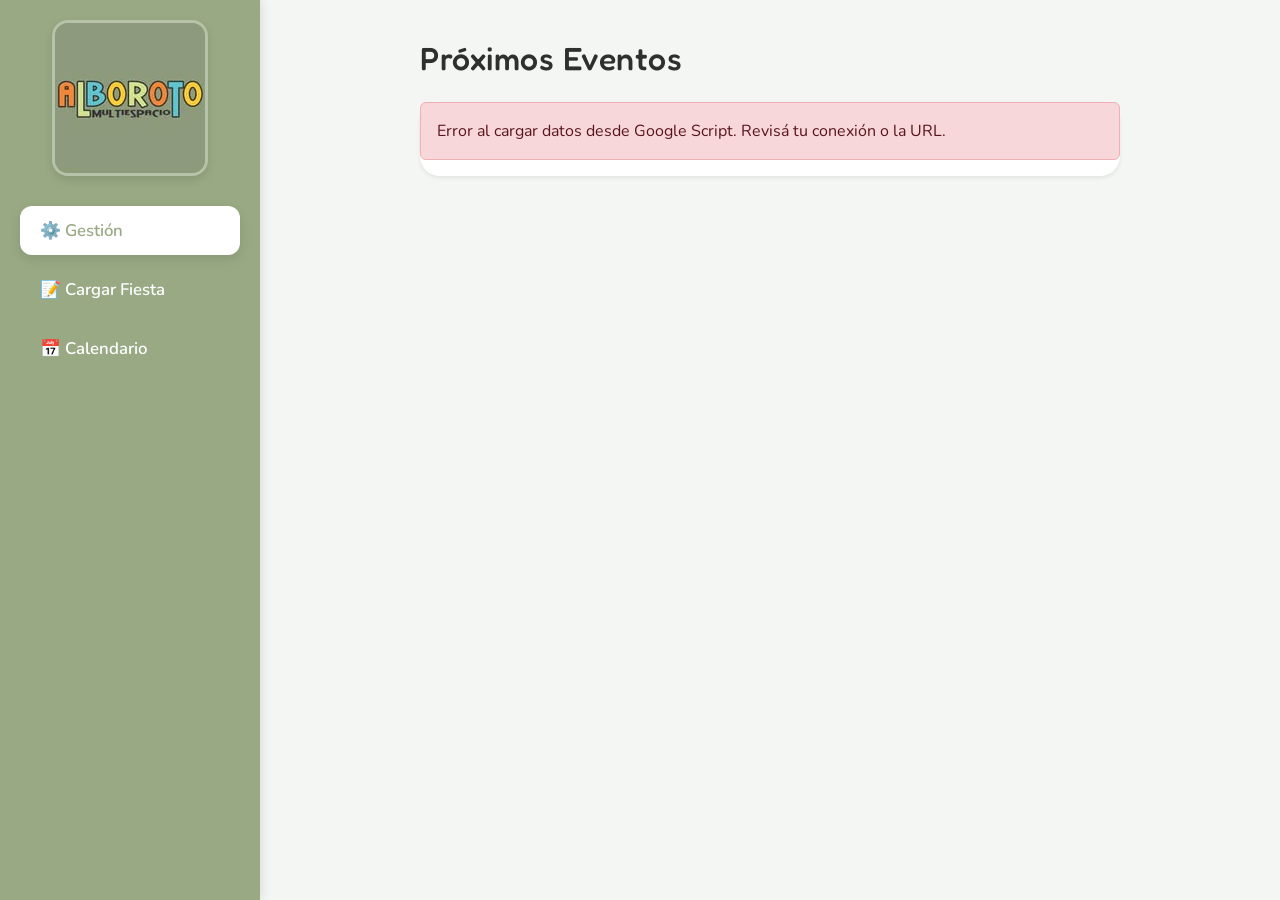
<file: index.html>
<!DOCTYPE html>
<html lang="es">

<head>
  <meta charset="UTF-8">
  <meta name="viewport" content="width=device-width, initial-scale=1.0">
  <title>Gestión - Alboroto</title>
  <link href="https://cdn.jsdelivr.net/npm/bootstrap@5.3.0/dist/css/bootstrap.min.css" rel="stylesheet">
  <link rel="stylesheet" href="assets/css/style.css">
</head>

<body>

  <!-- CONTENEDOR PRINCIPAL DASHBOARD -->
  <div class="dashboard-wrapper">

    <!-- SIDEBAR (Menú Lateral) -->
    <nav class="sidebar">
      <div class="text-center">
        <!-- Logo desde la carpeta principal -->
        <img src="assets/img/logo.jpg" alt="Logo Alboroto Multiespacio" class="sidebar-logo">
      </div>

      <ul class="nav flex-column nav-pills">
        <li class="nav-item">
          <a class="nav-link active" href="index.html">⚙️ Gestión</a>
        </li>
        <li class="nav-item">
          <a class="nav-link" href="pages/carga.html">📝 Cargar Fiesta</a>
        </li>
        <li class="nav-item">
          <a class="nav-link" href="pages/calendario.html">📅 Calendario</a>
        </li>
      </ul>
    </nav>

    <!-- CONTENIDO PRINCIPAL -->
    <main class="main-content">
      <div class="max-w-md">
        <h2 class="mb-4">Próximos Eventos</h2>

        <div class="card shadow-sm">
          <div class="card-body p-0">
            <div class="list-group list-group-flush" style="border-radius: 20px;">

              <!-- FIESTA 1 -->
              <div class="list-group-item d-flex justify-content-between align-items-center flex-wrap gap-2 p-4">
                <div>
                  <h5 class="mb-1">Francesca y Juana (Cumple)</h5>
                  <span class="text-muted small">📅 15/05/2026 | 🕒 16:30 a 19:30 hs</span>
                </div>
                <div class="d-flex gap-2">
                  <button
                    onclick="abrirModalEdicion('Francesca y Juana', '2026-05-15', '16:30', '19:30', 'Esquiú', 6, 'K-pop', '5492231234567', 4, 28, 'Ivi', '', '', 0)"
                    class="btn btn-outline-primary btn-sm">
                    ✏️ Editar
                  </button>
                  <button onclick="mandarWhatsApp('5492231234567', 'Francesca y Juana', '15/05/2026', '16:30 a 19:30')"
                    class="btn btn-success btn-sm text-white">
                    📲 Check-in
                  </button>
                </div>
              </div>

            </div>
          </div>
        </div>
      </div>
    </main>
  </div>

  <!-- ========================================== -->
  <!-- MODAL DE EDICIÓN (Ventana Emergente) -->
  <!-- ========================================== -->
  <div class="modal fade" id="modalEdicion" tabindex="-1" aria-hidden="true">
    <div class="modal-dialog modal-lg">
      <div class="modal-content">
        <div class="modal-header text-white" style="background-color: var(--alboroto-verde-fondo) !important;">
          <h5 class="modal-title mb-0">✏️ Editar Fiesta</h5>
          <button type="button" class="btn-close btn-close-white" data-bs-dismiss="modal" aria-label="Close"></button>
        </div>
        <div class="modal-body">
          <form id="formEditar">
            <div class="row g-2">
              <div class="col-md-12">
                <label class="form-label small mb-0">Nombre y Apellido</label>
                <input type="text" class="form-control form-control-sm" id="editNombre" required>
              </div>
              <div class="col-md-4">
                <label class="form-label small mb-0">Fecha</label>
                <input type="date" class="form-control form-control-sm" id="editFecha" required>
              </div>
              <div class="col-md-4">
                <label class="form-label small mb-0">Desde</label>
                <input type="time" class="form-control form-control-sm" id="editDesde" required>
              </div>
              <div class="col-md-4">
                <label class="form-label small mb-0">Hasta</label>
                <input type="time" class="form-control form-control-sm" id="editHasta" required>
              </div>
              <div class="col-md-6">
                <label class="form-label small mb-0">Colegio</label>
                <input type="text" class="form-control form-control-sm" id="editColegio">
              </div>
              <div class="col-md-2">
                <label class="form-label small mb-0">Edad</label>
                <input type="number" class="form-control form-control-sm" id="editEdad">
              </div>
              <div class="col-md-4">
                <label class="form-label small mb-0">Temática</label>
                <input type="text" class="form-control form-control-sm" id="editTematica">
              </div>
              <div class="col-md-6">
                <label class="form-label small mb-0">Adultos</label>
                <input type="number" class="form-control form-control-sm" id="editAdultos">
              </div>
              <div class="col-md-6">
                <label class="form-label small mb-0">Niños</label>
                <input type="number" class="form-control form-control-sm" id="editNinos">
              </div>
              <div class="col-md-6">
                <label class="form-label small mb-0">Profe</label>
                <input type="text" class="form-control form-control-sm" id="editProfe">
              </div>
              <div class="col-md-6">
                <label class="form-label small mb-0">Ayudante</label>
                <input type="text" class="form-control form-control-sm" id="editAyudante">
              </div>
              <div class="col-md-12">
                <label class="form-label small mb-0">Teléfono (WhatsApp)</label>
                <input type="tel" class="form-control form-control-sm" id="editTelefono">
              </div>
              <div class="col-md-12">
                <label class="form-label small mb-0">Indicaciones</label>
                <textarea class="form-control form-control-sm" id="editIndicaciones" rows="2"></textarea>
              </div>
              <div class="col-md-6 offset-md-6 mt-3">
                <label class="form-label fw-bold">TOTAL: $</label>
                <input type="number" class="form-control" id="editTotal">
              </div>
            </div>
          </form>
        </div>
        <div class="modal-footer">
          <button type="button" class="btn btn-secondary" data-bs-dismiss="modal">Cancelar</button>
          <button type="button" class="btn btn-primary" onclick="guardarEdicion()">Guardar Cambios</button>
        </div>
      </div>
    </div>
  </div>

  <script src="https://cdn.jsdelivr.net/npm/bootstrap@5.3.0/dist/js/bootstrap.bundle.min.js"></script>
  <script src="assets/js/main.js"></script>
</body>

</html>
</file>
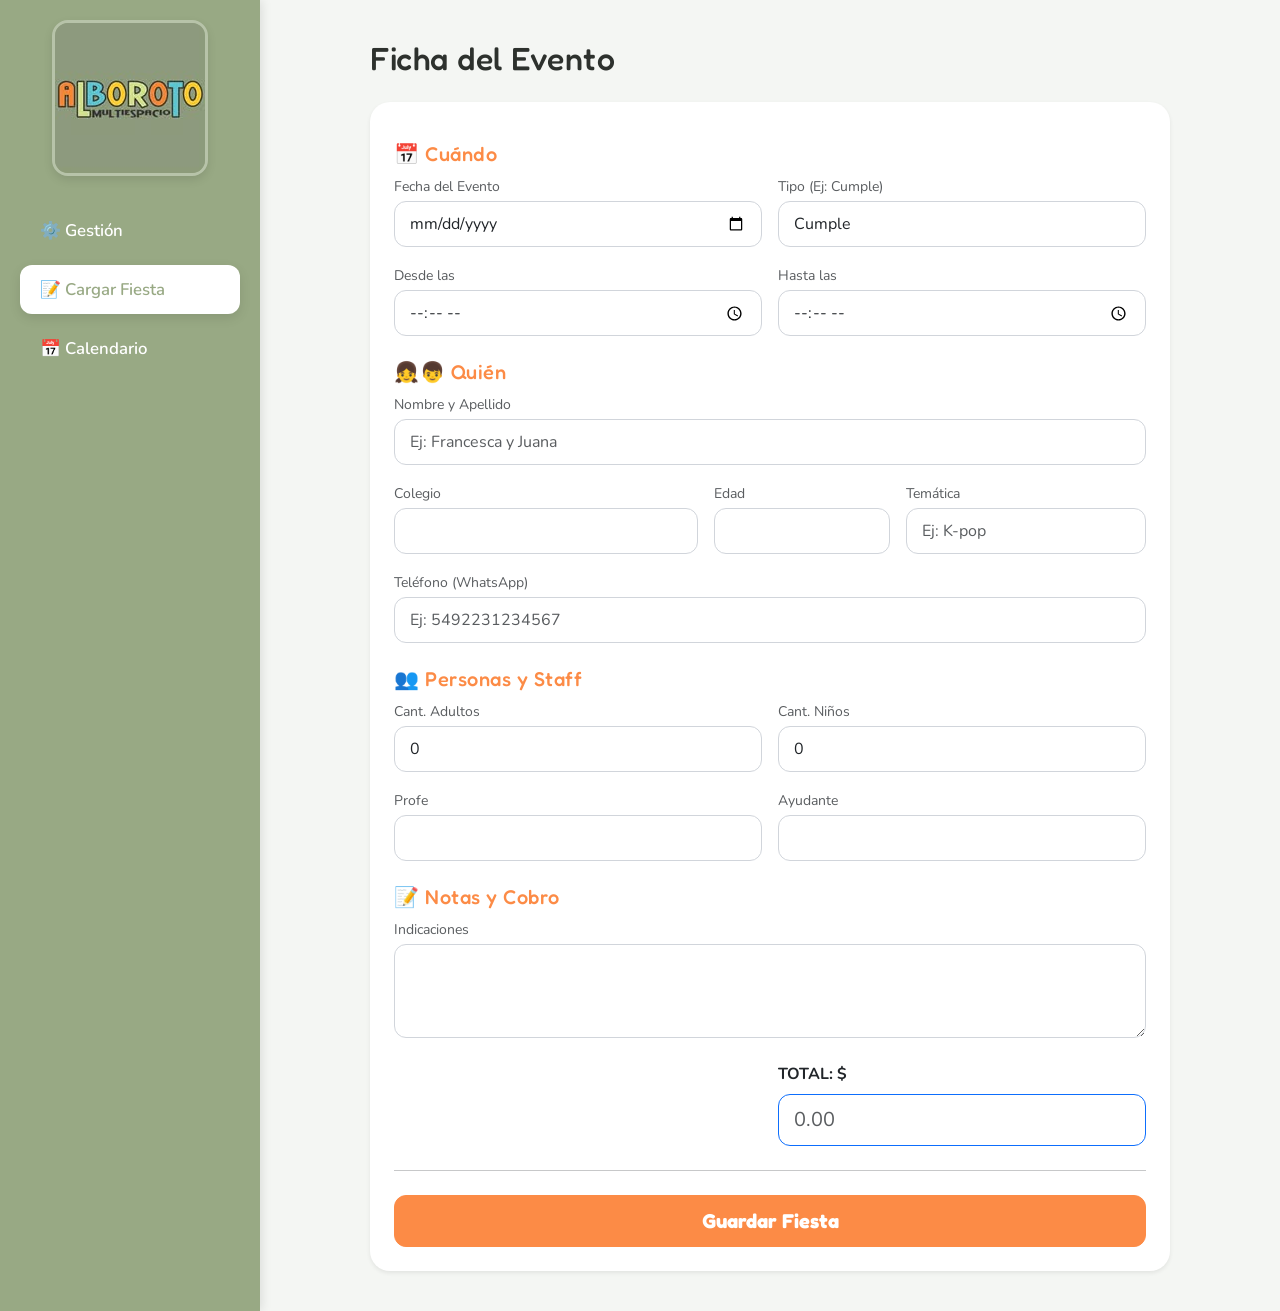
<file: pages/carga.html>
<!DOCTYPE html>
<html lang="es">

<head>
  <meta charset="UTF-8">
  <meta name="viewport" content="width=device-width, initial-scale=1.0">
  <title>Carga - Alboroto</title>
  <link href="https://cdn.jsdelivr.net/npm/bootstrap@5.3.0/dist/css/bootstrap.min.css" rel="stylesheet">
  <!-- Ruta ajustada -->
  <link rel="stylesheet" href="../assets/css/style.css">
</head>

<body>

  <div class="dashboard-wrapper">

    <!-- SIDEBAR -->
    <nav class="sidebar">
      <div class="text-center">
        <!-- Ruta ajustada para el logo -->
        <img src="../assets/img/logo.jpg" alt="Logo Alboroto Multiespacio" class="sidebar-logo">
      </div>

      <ul class="nav flex-column nav-pills">
        <li class="nav-item">
          <!-- Ruta ajustada al index -->
          <a class="nav-link" href="../index.html">⚙️ Gestión</a>
        </li>
        <li class="nav-item">
          <a class="nav-link active" href="carga.html">📝 Cargar Fiesta</a>
        </li>
        <li class="nav-item">
          <a class="nav-link" href="calendario.html">📅 Calendario</a>
        </li>
      </ul>
    </nav>

    <!-- CONTENIDO PRINCIPAL -->
    <main class="main-content">
      <div style="max-width: 800px; margin: auto;">
        <h2 class="mb-4">Ficha del Evento</h2>

        <div class="card shadow-sm">
          <div class="card-body p-4">
            <form id="formFiesta">

              <!-- Fechas y Horarios -->
              <h5 class="text-primary mt-3" style="color: var(--alboroto-naranja) !important;">📅 Cuándo</h5>
              <div class="row g-3">
                <div class="col-md-6">
                  <label class="form-label text-muted small mb-1">Fecha del Evento</label>
                  <input type="date" class="form-control" id="fecha" required>
                </div>
                <div class="col-md-6">
                  <label class="form-label text-muted small mb-1">Tipo (Ej: Cumple)</label>
                  <input type="text" class="form-control" id="tipo" value="Cumple" required>
                </div>
                <div class="col-md-6">
                  <label class="form-label text-muted small mb-1">Desde las</label>
                  <input type="time" class="form-control" id="horaDesde" required>
                </div>
                <div class="col-md-6">
                  <label class="form-label text-muted small mb-1">Hasta las</label>
                  <input type="time" class="form-control" id="horaHasta" required>
                </div>
              </div>

              <!-- Detalles del Homenajeado -->
              <h5 class="text-primary mt-4" style="color: var(--alboroto-naranja) !important;">👧👦 Quién</h5>
              <div class="row g-3">
                <div class="col-md-12">
                  <label class="form-label text-muted small mb-1">Nombre y Apellido</label>
                  <input type="text" class="form-control" id="nombreApellido" placeholder="Ej: Francesca y Juana"
                    required>
                </div>
                <div class="col-md-5">
                  <label class="form-label text-muted small mb-1">Colegio</label>
                  <input type="text" class="form-control" id="colegio">
                </div>
                <div class="col-md-3">
                  <label class="form-label text-muted small mb-1">Edad</label>
                  <input type="number" class="form-control" id="edad">
                </div>
                <div class="col-md-4">
                  <label class="form-label text-muted small mb-1">Temática</label>
                  <input type="text" class="form-control" id="tematica" placeholder="Ej: K-pop">
                </div>
                <div class="col-md-12">
                  <label class="form-label text-muted small mb-1">Teléfono (WhatsApp)</label>
                  <input type="tel" class="form-control" id="telefono" placeholder="Ej: 5492231234567" required>
                </div>
              </div>

              <!-- Invitados y Staff -->
              <h5 class="text-primary mt-4" style="color: var(--alboroto-naranja) !important;">👥 Personas y Staff</h5>
              <div class="row g-3">
                <div class="col-md-6">
                  <label class="form-label text-muted small mb-1">Cant. Adultos</label>
                  <input type="number" class="form-control" id="adultos" value="0">
                </div>
                <div class="col-md-6">
                  <label class="form-label text-muted small mb-1">Cant. Niños</label>
                  <input type="number" class="form-control" id="ninos" value="0">
                </div>
                <div class="col-md-6">
                  <label class="form-label text-muted small mb-1">Profe</label>
                  <input type="text" class="form-control" id="profe">
                </div>
                <div class="col-md-6">
                  <label class="form-label text-muted small mb-1">Ayudante</label>
                  <input type="text" class="form-control" id="ayudante">
                </div>
              </div>

              <!-- Indicaciones y Cobro -->
              <h5 class="text-primary mt-4" style="color: var(--alboroto-naranja) !important;">📝 Notas y Cobro</h5>
              <div class="row g-3">
                <div class="col-md-12">
                  <label class="form-label text-muted small mb-1">Indicaciones</label>
                  <textarea class="form-control" id="indicaciones" rows="3"></textarea>
                </div>
                <div class="col-md-6 offset-md-6 mt-4">
                  <label class="form-label fw-bold">TOTAL: $</label>
                  <input type="number" class="form-control form-control-lg border-primary" id="total"
                    placeholder="0.00">
                </div>
              </div>

              <hr class="my-4">
              <button type="submit" class="btn btn-primary btn-lg w-100 fw-bold">Guardar Fiesta</button>
            </form>
          </div>
        </div>
      </div>
    </main>

  </div>

  <script src="https://cdn.jsdelivr.net/npm/bootstrap@5.3.0/dist/js/bootstrap.bundle.min.js"></script>
  <script src="../assets/js/main.js"></script>
</body>

</html>
</file>
<file: assets/css/style.css>
/* ========================================== */
/* FUENTES: Fredoka (Títulos) y Nunito (Textos) */
/* ========================================== */
@import url('https://fonts.googleapis.com/css2?family=Fredoka:wght@400;500;600&family=Nunito:wght@400;600;700&display=swap');

:root {
  /* Paleta extraída del logo de Alboroto */
  --alboroto-verde-fondo: #98a984;
  --alboroto-naranja: #fc8b46;
  --alboroto-celeste: #63bad2;
  --alboroto-amarillo: #fcd34d;
  --alboroto-oscuro: #2d312d;
  --bg-claro: #f4f6f3;
}

body { 
  background-color: var(--bg-claro); 
  font-family: 'Nunito', sans-serif;
  color: var(--alboroto-oscuro);
  margin: 0;
}

h1, h2, h3, h4, h5, h6, .modal-title {
  font-family: 'Fredoka', sans-serif;
  color: var(--alboroto-oscuro);
  letter-spacing: 0.5px;
}

/* ========================================== */
/* ESTRUCTURA DASHBOARD (Sidebar + Contenido) */
/* ========================================== */
.dashboard-wrapper {
  display: flex;
  min-height: 100vh;
}

.sidebar {
  width: 260px;
  background-color: var(--alboroto-verde-fondo);
  padding: 20px;
  display: flex;
  flex-direction: column;
  box-shadow: 2px 0 10px rgba(0,0,0,0.1);
  z-index: 10;
}

.sidebar-logo {
  max-width: 100%;
  border-radius: 16px;
  margin-bottom: 30px;
  border: 3px solid rgba(255, 255, 255, 0.3);
  box-shadow: 0 4px 10px rgba(0,0,0,0.1);
}

.main-content {
  flex-grow: 1;
  padding: 40px;
  overflow-y: auto;
}

/* Contenedores */
.max-w-md { max-width: 700px; margin: 0 auto; }
.calendario-w { max-width: 900px; margin: 0 auto; }

/* ========================================== */
/* MENÚ LATERAL                               */
/* ========================================== */
.nav-pills .nav-link {
  color: white;
  border-radius: 12px;
  font-weight: 600;
  font-size: 1.05rem;
  padding: 12px 20px;
  margin-bottom: 10px;
  transition: all 0.3s ease;
}

.nav-pills .nav-link:hover {
  background-color: rgba(255, 255, 255, 0.2);
  transform: translateX(5px);
}

.nav-pills .nav-link.active {
  background-color: white;
  color: var(--alboroto-verde-fondo);
  box-shadow: 0 4px 12px rgba(0,0,0,0.1);
}

/* ========================================== */
/* COMPONENTES (Tarjetas, Botones, Inputs)    */
/* ========================================== */
.card {
  border: none;
  border-radius: 20px;
  box-shadow: 0 8px 25px rgba(0, 0, 0, 0.05);
}

.btn {
  border-radius: 12px;
  font-weight: 700;
  padding: 10px 20px;
  transition: all 0.2s;
  font-family: 'Fredoka', sans-serif;
}

/* Usamos el naranja del logo como botón primario */
.btn-primary {
  background-color: var(--alboroto-naranja);
  border-color: var(--alboroto-naranja);
  color: white;
}

.btn-primary:hover {
  background-color: #e57836;
  border-color: #e57836;
  transform: translateY(-2px);
  box-shadow: 0 6px 15px rgba(252, 139, 70, 0.4);
}

/* Usamos el celeste del logo para acciones secundarias / check-in */
.btn-success {
  background-color: var(--alboroto-celeste);
  border-color: var(--alboroto-celeste);
}

.btn-success:hover {
  background-color: #51a6be;
  border-color: #51a6be;
  transform: translateY(-2px);
  box-shadow: 0 6px 15px rgba(99, 186, 210, 0.4);
}

.btn-outline-primary {
  color: var(--alboroto-naranja);
  border-color: var(--alboroto-naranja);
}

.btn-outline-primary:hover {
  background-color: var(--alboroto-naranja);
  color: white;
}

.form-control, .form-select {
  border-radius: 12px;
  border: 1px solid #d1d5db;
  padding: 10px 15px;
}

.form-control:focus, .form-select:focus {
  border-color: var(--alboroto-naranja);
  box-shadow: 0 0 0 3px rgba(252, 139, 70, 0.2);
}

/* ========================================== */
/* RESPONSIVE (Celulares)                     */
/* ========================================== */
@media (max-width: 768px) {
  .dashboard-wrapper { flex-direction: column; }
  .sidebar { width: 100%; padding: 15px; }
  .sidebar-logo { max-width: 150px; margin: 0 auto 15px auto; display: block; }
  .sidebar .nav { flex-direction: row !important; overflow-x: auto; flex-wrap: nowrap; gap: 10px; }
  .sidebar .nav-link { margin-bottom: 0; white-space: nowrap; padding: 10px 15px; }
  .main-content { padding: 20px 10px; }
}
</file>
